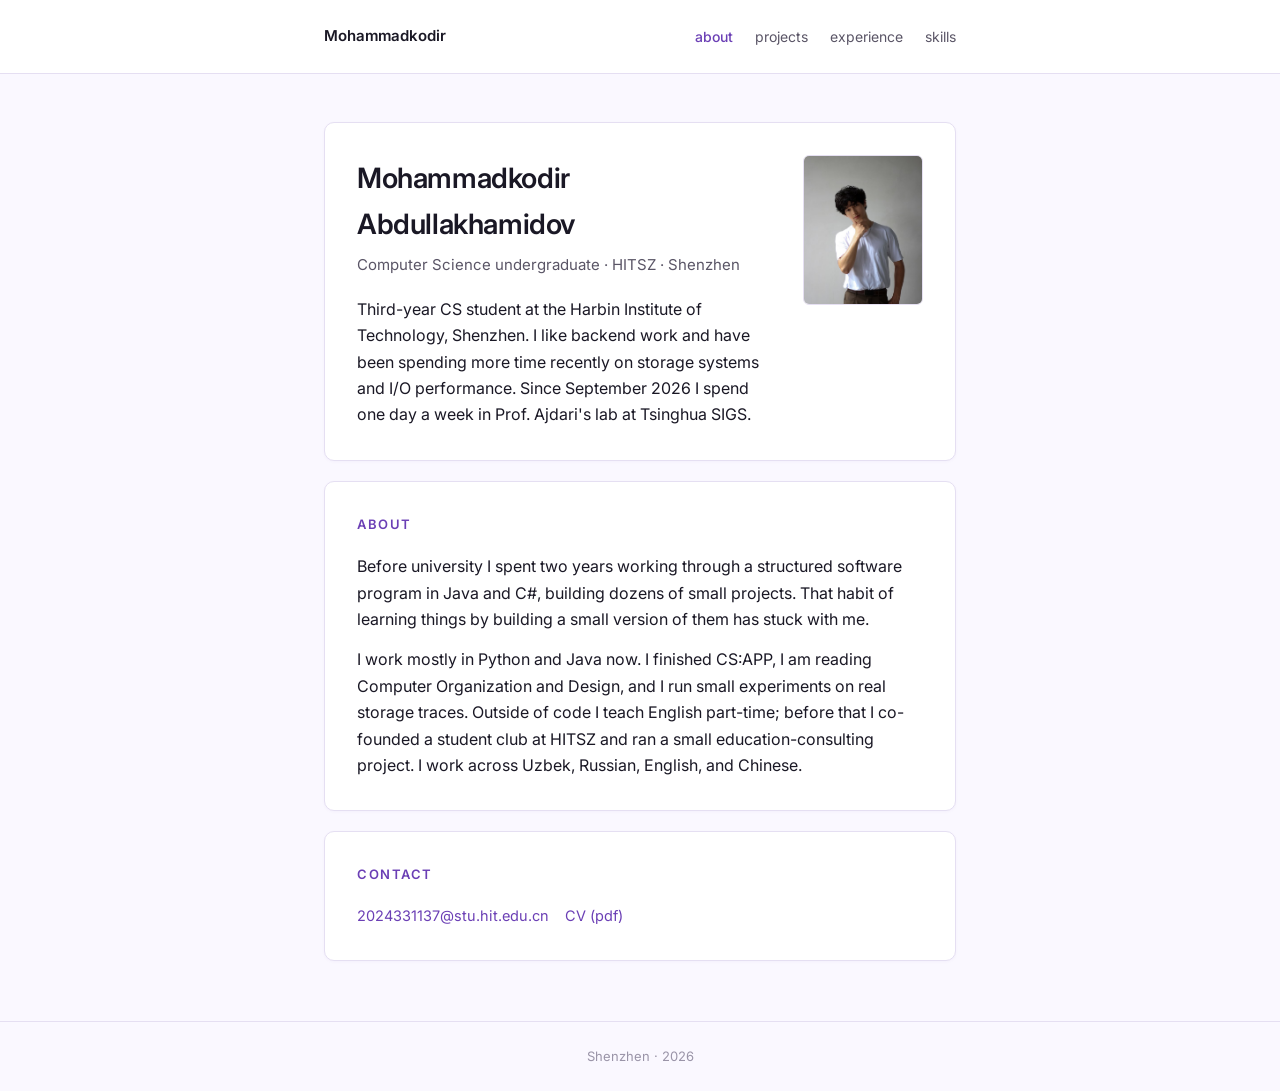
<file: index.html>
<!DOCTYPE html>
<html lang="en">
<head>
<meta charset="UTF-8">
<meta name="viewport" content="width=device-width, initial-scale=1.0">
<title>Mohammadkodir Abdullakhamidov</title>
<meta name="description" content="Mohammadkodir Abdullakhamidov — Computer Science undergraduate at HITSZ.">
<link rel="preconnect" href="https://fonts.googleapis.com">
<link rel="preconnect" href="https://fonts.gstatic.com" crossorigin>
<link href="https://fonts.googleapis.com/css2?family=Inter:wght@400;500;600&family=JetBrains+Mono:wght@400&display=swap" rel="stylesheet">
<link rel="stylesheet" href="style.css">
</head>
<body>

<nav>
  <div class="wrap">
    <a class="brand" href="index.html">Mohammadkodir</a>
    <div class="nav-links">
      <a href="index.html" class="active">about</a>
      <a href="projects.html">projects</a>
      <a href="experience.html">experience</a>
      <a href="skills.html">skills</a>
    </div>
  </div>
</nav>

<main>
  <div class="wrap">

    <div class="panel">
      <div class="hero">
        <div class="hero-text">
          <h1>Mohammadkodir Abdullakhamidov</h1>
          <div class="role">Computer Science undergraduate · HITSZ · Shenzhen</div>
          <p class="lede">Third-year CS student at the Harbin Institute of Technology,
          Shenzhen. I like backend work and have been spending more time recently on
          storage systems and I/O performance. Since September 2026 I spend one day a
          week in Prof. Ajdari's lab at Tsinghua SIGS.</p>
        </div>
        <img class="photo" src="photo.jpg" alt="Mohammadkodir Abdullakhamidov"
             onerror="this.style.display='none'">
      </div>
    </div>

    <div class="panel">
      <h2>About</h2>
      <p>Before university I spent two years working through a structured software
      program in Java and C#, building dozens of small projects. That habit of
      learning things by building a small version of them has stuck with me.</p>
      <p>I work mostly in Python and Java now. I finished CS:APP, I am reading
      Computer Organization and Design, and I run small experiments on real storage
      traces. Outside of code I teach English part-time; before that I co-founded a
      student club at HITSZ and ran a small education-consulting project. I work
      across Uzbek, Russian, English, and Chinese.</p>
    </div>

    <div class="panel">
      <h2>Contact</h2>
      <div class="contact-row">
        <a href="mailto:2024331137@stu.hit.edu.cn">2024331137@stu.hit.edu.cn</a>
        <a href="CV.pdf" target="_blank">CV (pdf)</a>
      </div>
    </div>

  </div>
</main>

<footer>Shenzhen · 2026</footer>
</body>
</html>
</file>
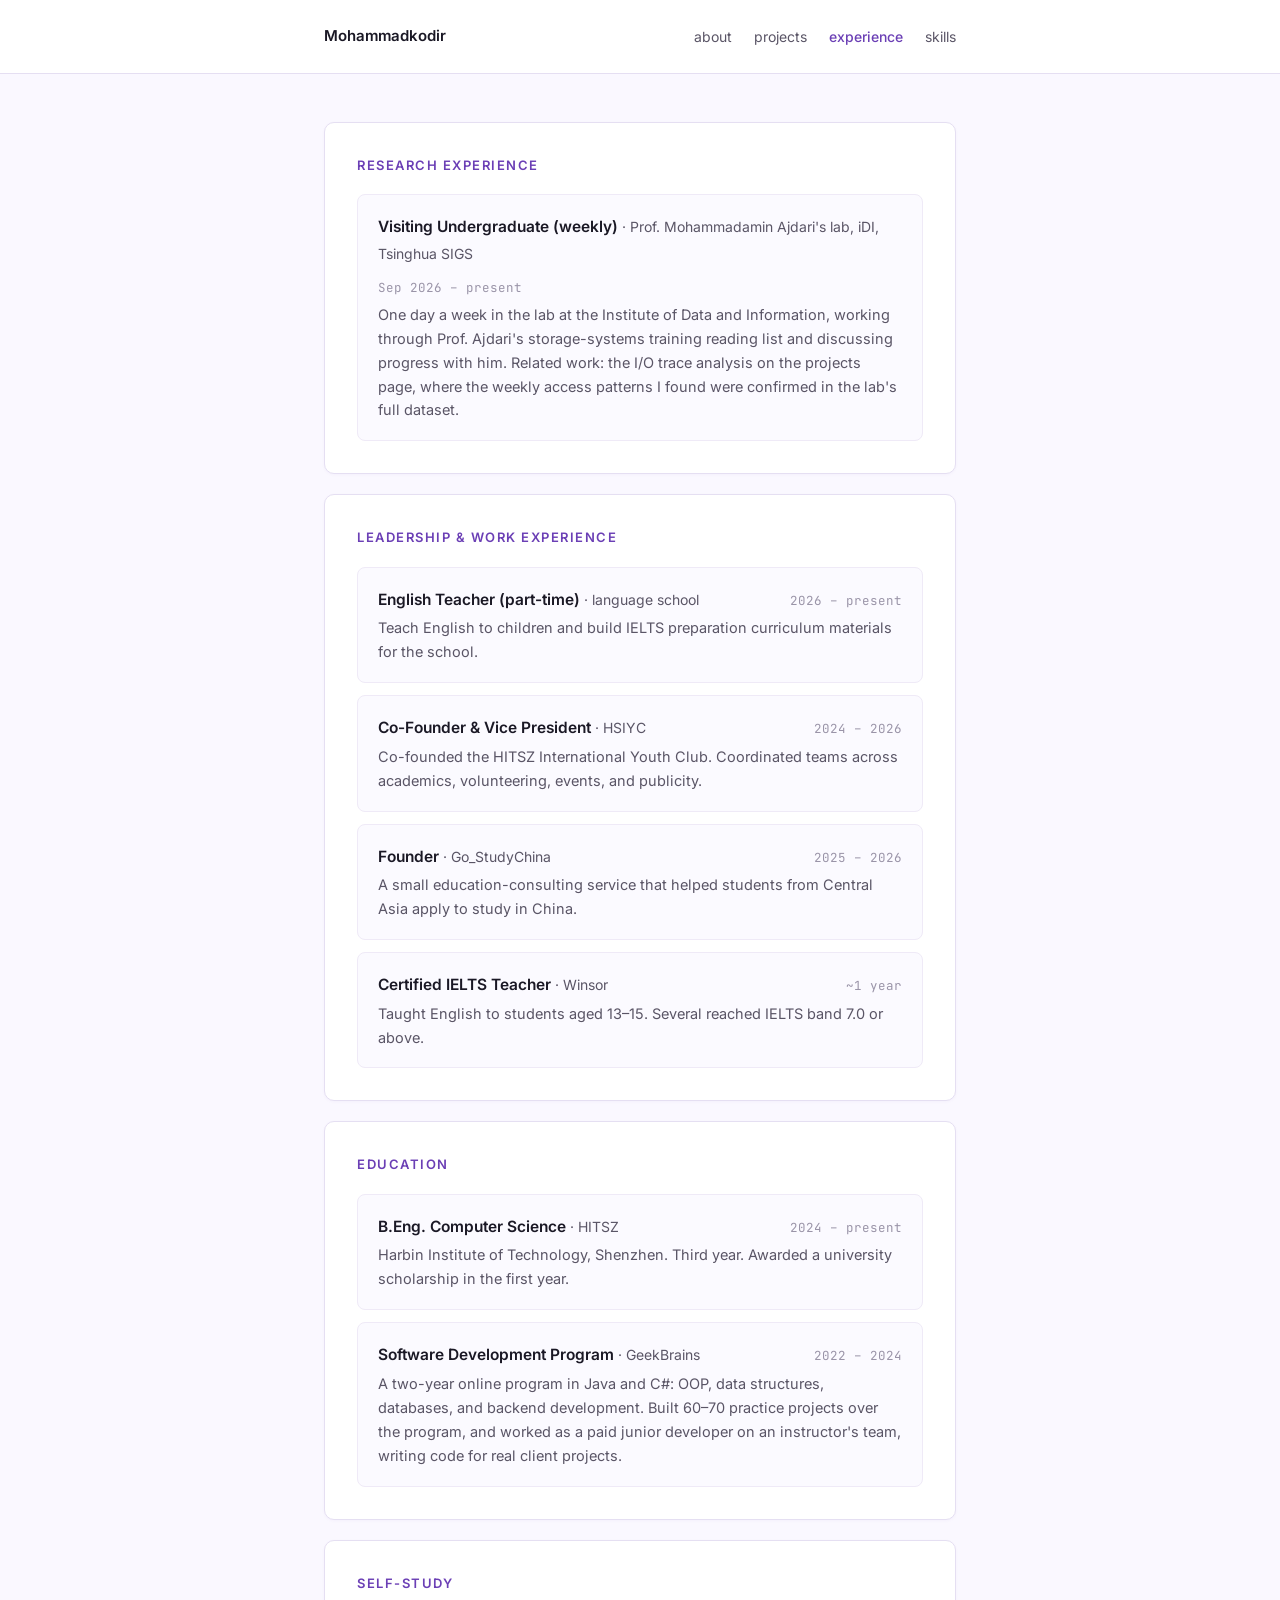
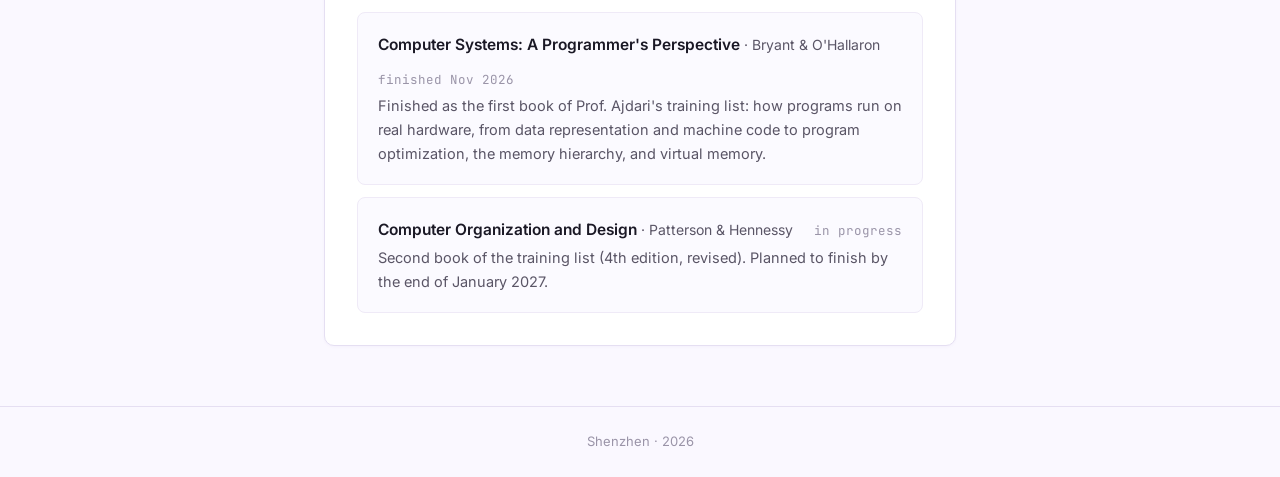
<file: experience.html>
<!DOCTYPE html>
<html lang="en">
<head>
<meta charset="UTF-8">
<meta name="viewport" content="width=device-width, initial-scale=1.0">
<title>Experience · Mohammadkodir</title>
<link rel="preconnect" href="https://fonts.googleapis.com">
<link rel="preconnect" href="https://fonts.gstatic.com" crossorigin>
<link href="https://fonts.googleapis.com/css2?family=Inter:wght@400;500;600&family=JetBrains+Mono:wght@400&display=swap" rel="stylesheet">
<link rel="stylesheet" href="style.css">
</head>
<body>

<nav>
  <div class="wrap">
    <a class="brand" href="index.html">Mohammadkodir</a>
    <div class="nav-links">
      <a href="index.html">about</a>
      <a href="projects.html">projects</a>
      <a href="experience.html" class="active">experience</a>
      <a href="skills.html">skills</a>
    </div>
  </div>
</nav>

<main>
  <div class="wrap">

    <div class="panel">
      <h2>Research experience</h2>

      <div class="item">
        <div class="item-head">
          <span><span class="item-title">Visiting Undergraduate (weekly)</span> <span class="item-org">· Prof. Mohammadamin Ajdari's lab, iDI, Tsinghua SIGS</span></span>
          <span class="item-date">Sep 2026 – present</span>
        </div>
        <p>One day a week in the lab at the Institute of Data and Information, working
        through Prof. Ajdari's storage-systems training reading list and discussing
        progress with him. Related work: the I/O trace analysis on the projects page,
        where the weekly access patterns I found were confirmed in the lab's full dataset.</p>
      </div>

    </div>

    <div class="panel">
      <h2>Leadership &amp; work experience</h2>

      <div class="item">
        <div class="item-head">
          <span><span class="item-title">English Teacher (part-time)</span> <span class="item-org">· language school</span></span>
          <span class="item-date">2026 – present</span>
        </div>
        <p>Teach English to children and build IELTS preparation curriculum materials
        for the school.</p>
      </div>

      <div class="item">
        <div class="item-head">
          <span><span class="item-title">Co-Founder &amp; Vice President</span> <span class="item-org">· HSIYC</span></span>
          <span class="item-date">2024 – 2026</span>
        </div>
        <p>Co-founded the HITSZ International Youth Club. Coordinated teams across
        academics, volunteering, events, and publicity.</p>
      </div>

      <div class="item">
        <div class="item-head">
          <span><span class="item-title">Founder</span> <span class="item-org">· Go_StudyChina</span></span>
          <span class="item-date">2025 – 2026</span>
        </div>
        <p>A small education-consulting service that helped students from Central Asia
        apply to study in China.</p>
      </div>

      <div class="item">
        <div class="item-head">
          <span><span class="item-title">Certified IELTS Teacher</span> <span class="item-org">· Winsor</span></span>
          <span class="item-date">~1 year</span>
        </div>
        <p>Taught English to students aged 13–15. Several reached IELTS band 7.0 or above.</p>
      </div>

    </div>

    <div class="panel">
      <h2>Education</h2>

      <div class="item">
        <div class="item-head">
          <span><span class="item-title">B.Eng. Computer Science</span> <span class="item-org">· HITSZ</span></span>
          <span class="item-date">2024 – present</span>
        </div>
        <p>Harbin Institute of Technology, Shenzhen. Third year. Awarded a university
        scholarship in the first year.</p>
      </div>

      <div class="item">
        <div class="item-head">
          <span><span class="item-title">Software Development Program</span> <span class="item-org">· GeekBrains</span></span>
          <span class="item-date">2022 – 2024</span>
        </div>
        <p>A two-year online program in Java and C#: OOP, data structures, databases,
        and backend development. Built 60–70 practice projects over the program, and
        worked as a paid junior developer on an instructor's team, writing code for
        real client projects.</p>
      </div>

    </div>

    <div class="panel">
      <h2>Self-study</h2>

      <div class="item">
        <div class="item-head">
          <span><span class="item-title">Computer Systems: A Programmer's Perspective</span> <span class="item-org">· Bryant &amp; O'Hallaron</span></span>
          <span class="item-date">finished Nov 2026</span>
        </div>
        <p>Finished as the first book of Prof. Ajdari's training list: how programs
        run on real hardware, from data representation and machine code to program
        optimization, the memory hierarchy, and virtual memory.</p>
      </div>

      <div class="item">
        <div class="item-head">
          <span><span class="item-title">Computer Organization and Design</span> <span class="item-org">· Patterson &amp; Hennessy</span></span>
          <span class="item-date">in progress</span>
        </div>
        <p>Second book of the training list (4th edition, revised). Planned to finish
        by the end of January 2027.</p>
      </div>

    </div>

  </div>
</main>

<footer>Shenzhen · 2026</footer>
</body>
</html>
</file>
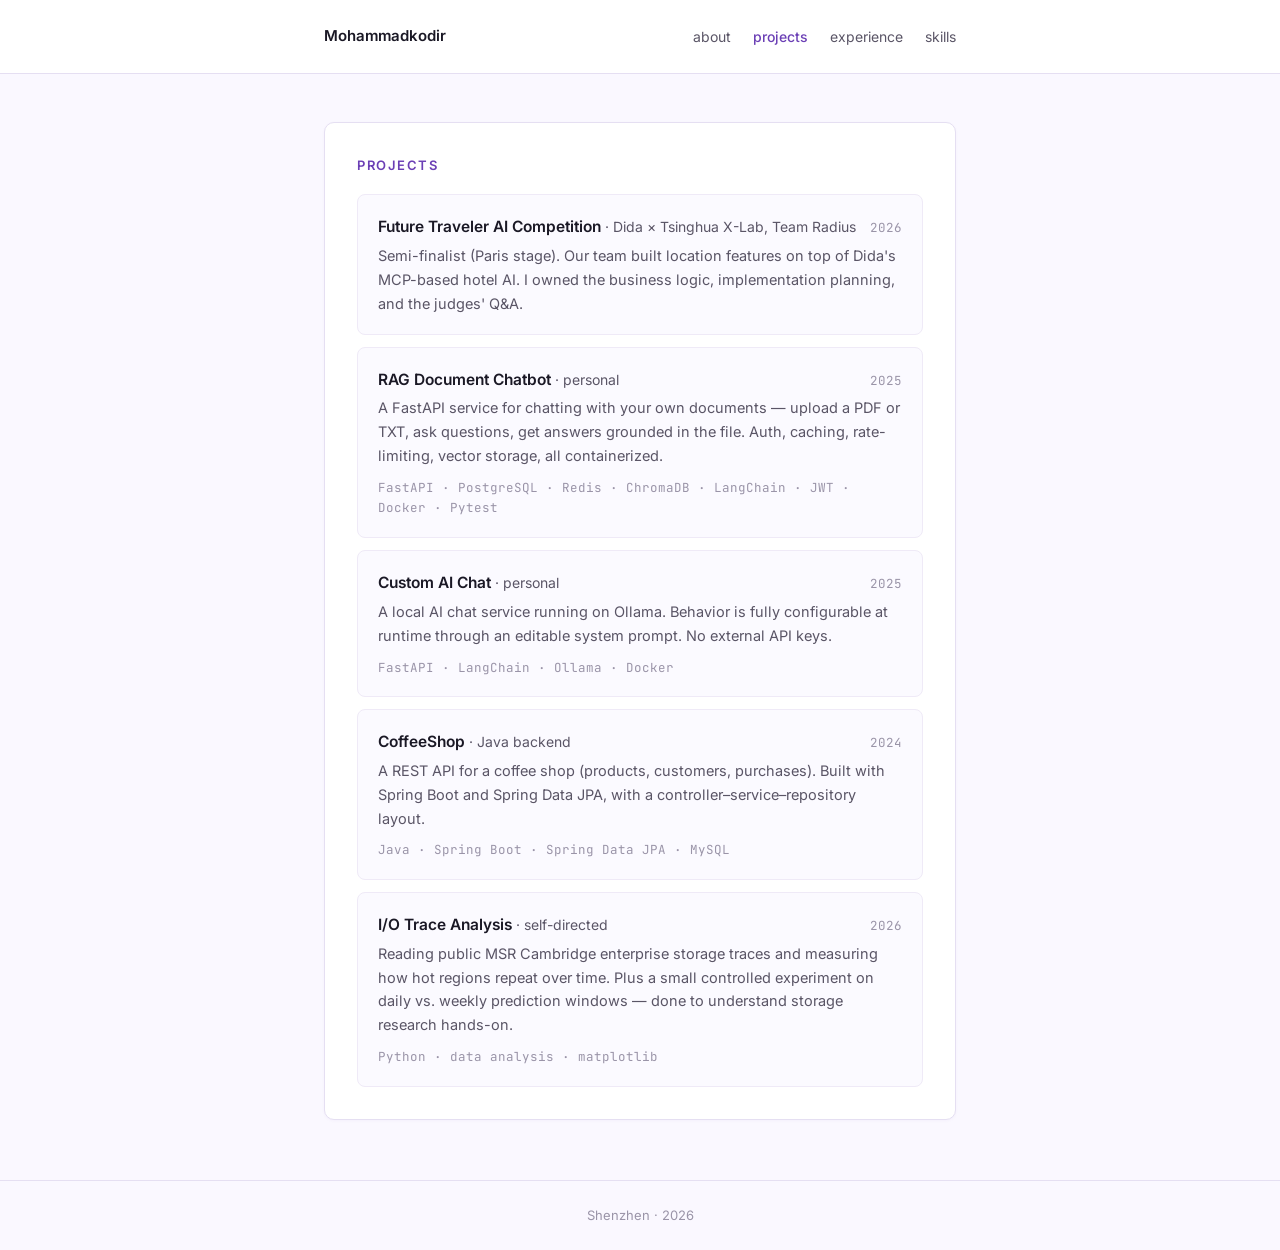
<file: projects.html>
<!DOCTYPE html>
<html lang="en">
<head>
<meta charset="UTF-8">
<meta name="viewport" content="width=device-width, initial-scale=1.0">
<title>Projects · Mohammadkodir</title>
<link rel="preconnect" href="https://fonts.googleapis.com">
<link rel="preconnect" href="https://fonts.gstatic.com" crossorigin>
<link href="https://fonts.googleapis.com/css2?family=Inter:wght@400;500;600&family=JetBrains+Mono:wght@400&display=swap" rel="stylesheet">
<link rel="stylesheet" href="style.css">
</head>
<body>

<nav>
  <div class="wrap">
    <a class="brand" href="index.html">Mohammadkodir</a>
    <div class="nav-links">
      <a href="index.html">about</a>
      <a href="projects.html" class="active">projects</a>
      <a href="experience.html">experience</a>
      <a href="skills.html">skills</a>
    </div>
  </div>
</nav>

<main>
  <div class="wrap">

    <div class="panel">
      <h2>Projects</h2>

      <div class="item">
        <div class="item-head">
          <span><span class="item-title">Future Traveler AI Competition</span> <span class="item-org">· Dida × Tsinghua X-Lab, Team Radius</span></span>
          <span class="item-date">2026</span>
        </div>
        <p>Semi-finalist (Paris stage). Our team built location features on top of
        Dida's MCP-based hotel AI. I owned the business logic, implementation
        planning, and the judges' Q&amp;A.</p>
      </div>

      <div class="item">
        <div class="item-head">
          <span><span class="item-title">RAG Document Chatbot</span> <span class="item-org">· personal</span></span>
          <span class="item-date">2025</span>
        </div>
        <p>A FastAPI service for chatting with your own documents — upload a PDF or
        TXT, ask questions, get answers grounded in the file. Auth, caching,
        rate-limiting, vector storage, all containerized.</p>
        <div class="stack">FastAPI · PostgreSQL · Redis · ChromaDB · LangChain · JWT · Docker · Pytest</div>
      </div>

      <div class="item">
        <div class="item-head">
          <span><span class="item-title">Custom AI Chat</span> <span class="item-org">· personal</span></span>
          <span class="item-date">2025</span>
        </div>
        <p>A local AI chat service running on Ollama. Behavior is fully configurable
        at runtime through an editable system prompt. No external API keys.</p>
        <div class="stack">FastAPI · LangChain · Ollama · Docker</div>
      </div>

      <div class="item">
        <div class="item-head">
          <span><span class="item-title">CoffeeShop</span> <span class="item-org">· Java backend</span></span>
          <span class="item-date">2024</span>
        </div>
        <p>A REST API for a coffee shop (products, customers, purchases). Built with
        Spring Boot and Spring Data JPA, with a controller–service–repository layout.</p>
        <div class="stack">Java · Spring Boot · Spring Data JPA · MySQL</div>
      </div>

      <div class="item">
        <div class="item-head">
          <span><span class="item-title">I/O Trace Analysis</span> <span class="item-org">· self-directed</span></span>
          <span class="item-date">2026</span>
        </div>
        <p>Reading public MSR Cambridge enterprise storage traces and measuring how
        hot regions repeat over time. Plus a small controlled experiment on daily
        vs. weekly prediction windows — done to understand storage research hands-on.</p>
        <div class="stack">Python · data analysis · matplotlib</div>
      </div>

    </div>

  </div>
</main>

<footer>Shenzhen · 2026</footer>
</body>
</html>
</file>
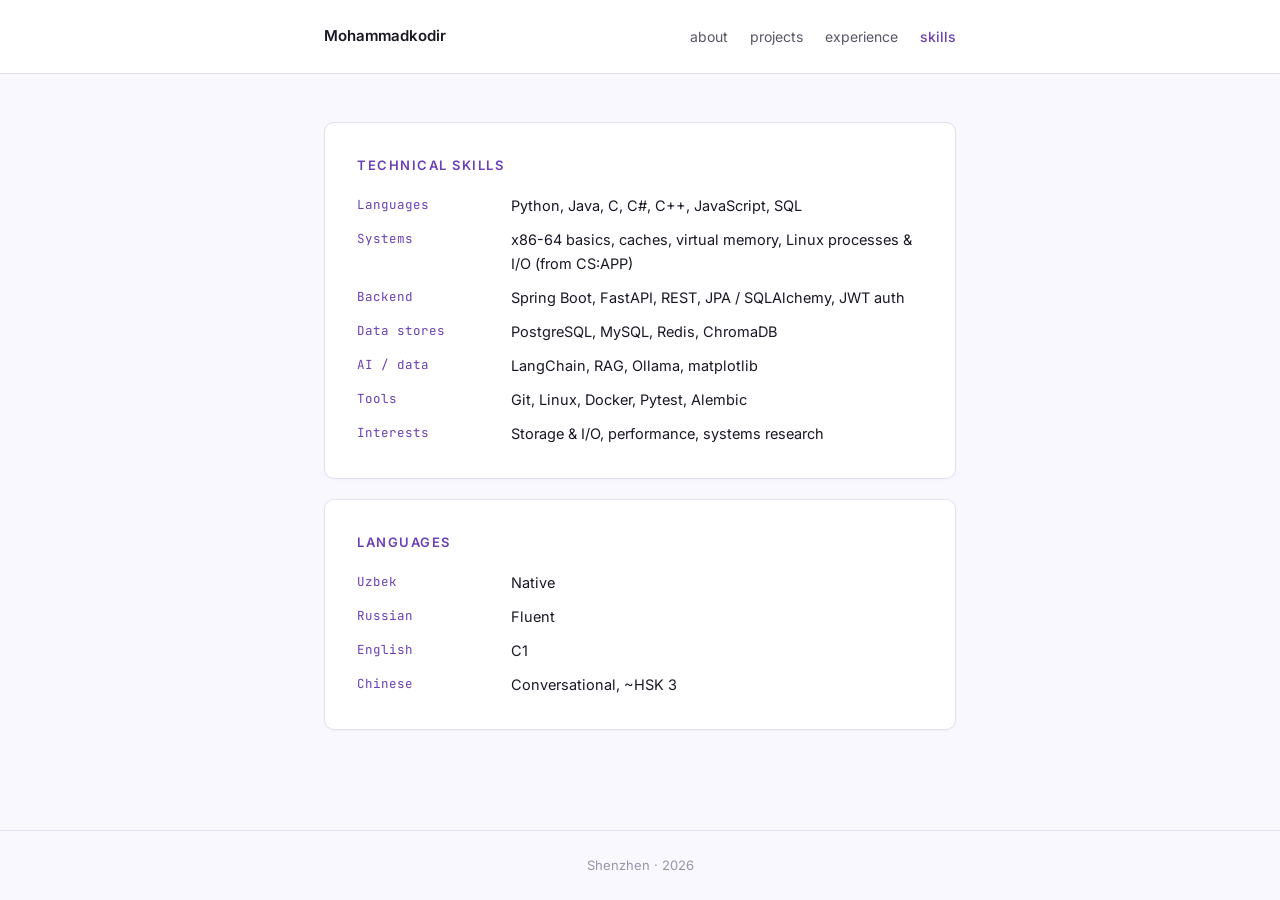
<file: skills.html>
<!DOCTYPE html>
<html lang="en">
<head>
<meta charset="UTF-8">
<meta name="viewport" content="width=device-width, initial-scale=1.0">
<title>Skills · Mohammadkodir</title>
<link rel="preconnect" href="https://fonts.googleapis.com">
<link rel="preconnect" href="https://fonts.gstatic.com" crossorigin>
<link href="https://fonts.googleapis.com/css2?family=Inter:wght@400;500;600&family=JetBrains+Mono:wght@400&display=swap" rel="stylesheet">
<link rel="stylesheet" href="style.css">
</head>
<body>

<nav>
  <div class="wrap">
    <a class="brand" href="index.html">Mohammadkodir</a>
    <div class="nav-links">
      <a href="index.html">about</a>
      <a href="projects.html">projects</a>
      <a href="experience.html">experience</a>
      <a href="skills.html" class="active">skills</a>
    </div>
  </div>
</nav>

<main>
  <div class="wrap">

    <div class="panel">
      <h2>Technical skills</h2>
      <dl class="grid">
        <dt>Languages</dt><dd>Python, Java, C, C#, C++, JavaScript, SQL</dd>
        <dt>Systems</dt><dd>x86-64 basics, caches, virtual memory, Linux processes &amp; I/O (from CS:APP)</dd>
        <dt>Backend</dt><dd>Spring Boot, FastAPI, REST, JPA / SQLAlchemy, JWT auth</dd>
        <dt>Data stores</dt><dd>PostgreSQL, MySQL, Redis, ChromaDB</dd>
        <dt>AI / data</dt><dd>LangChain, RAG, Ollama, matplotlib</dd>
        <dt>Tools</dt><dd>Git, Linux, Docker, Pytest, Alembic</dd>
        <dt>Interests</dt><dd>Storage &amp; I/O, performance, systems research</dd>
      </dl>
    </div>

    <div class="panel">
      <h2>Languages</h2>
      <dl class="grid">
        <dt>Uzbek</dt><dd>Native</dd>
        <dt>Russian</dt><dd>Fluent</dd>
        <dt>English</dt><dd>C1</dd>
        <dt>Chinese</dt><dd>Conversational, ~HSK 3</dd>
      </dl>
    </div>

  </div>
</main>

<footer>Shenzhen · 2026</footer>
</body>
</html>
</file>
<file: style.css>
:root{
  --bg:#faf8ff;
  --panel:#ffffff;
  --ink:#1a1825;
  --muted:#5a5566;
  --faint:#9a94a8;
  --line:#e5dff2;
  --line-soft:#efeaf7;
  --accent:#6b3fb5;
  --accent-soft:#f0e8fc;
  --maxw:680px;
  --radius:10px;
}
*{margin:0;padding:0;box-sizing:border-box}
html{scroll-behavior:smooth}
body{
  background:var(--bg);color:var(--ink);
  font-family:"Inter",-apple-system,sans-serif;
  font-size:16px;line-height:1.65;-webkit-font-smoothing:antialiased;
  min-height:100vh;
  display:flex;flex-direction:column;
}
.wrap{max-width:var(--maxw);margin:0 auto;padding:0 24px;width:100%}
a{color:var(--accent);text-decoration:none}
a:hover{text-decoration:underline;text-underline-offset:3px}

/* nav */
nav{padding:24px 0;border-bottom:1px solid var(--line);background:var(--panel)}
nav .wrap{display:flex;justify-content:space-between;align-items:center;flex-wrap:wrap;gap:14px}
.brand{font-weight:600;color:var(--ink);font-size:15px}
.brand:hover{text-decoration:none;color:var(--accent)}
.nav-links{display:flex;gap:22px;font-size:14px}
.nav-links a{color:var(--muted)}
.nav-links a.active{color:var(--accent);font-weight:500}
.nav-links a:hover{color:var(--accent);text-decoration:none}

/* main */
main{flex:1;padding:48px 0 60px}

/* panels (the "beautiful frame") */
.panel{
  background:var(--panel);
  border:1px solid var(--line);
  border-radius:var(--radius);
  padding:32px;
  margin-bottom:20px;
  box-shadow:0 1px 3px rgba(107,63,181,.04);
}
.panel:last-child{margin-bottom:0}
@media(max-width:520px){.panel{padding:24px}}

h1{font-size:28px;font-weight:600;letter-spacing:-.4px;margin-bottom:6px}
h2{font-size:13px;font-weight:600;letter-spacing:1.5px;text-transform:uppercase;
  color:var(--accent);margin-bottom:18px}
h3{font-size:15.5px;font-weight:600;color:var(--ink)}
p{margin-bottom:14px;color:var(--ink)}
p:last-child{margin-bottom:0}

.role{color:var(--muted);font-size:15px;margin-bottom:18px}
.lede{color:var(--ink);font-size:16px}

/* hero (about) */
.hero{display:flex;gap:28px;align-items:flex-start}
@media(max-width:520px){.hero{flex-direction:column;gap:20px;align-items:center;text-align:center}}
.hero-text{flex:1}
.photo{
  width:120px;height:150px;border-radius:6px;object-fit:cover;object-position:center top;
  border:1px solid var(--line);flex-shrink:0;
  filter:saturate(.92);
}

/* item lists (projects, experience) */
.item{
  padding:18px 20px;
  margin-bottom:12px;
  border:1px solid var(--line-soft);
  border-radius:8px;
  background:#fbfaff;
  transition:border-color .15s, background .15s;
}
.item:hover{border-color:var(--accent);background:var(--accent-soft)}
.item:last-child{margin-bottom:0}
.item-head{display:flex;justify-content:space-between;align-items:baseline;gap:12px;flex-wrap:wrap;margin-bottom:4px}
.item-title{font-weight:600;font-size:15.5px}
.item-org{color:var(--muted);font-weight:400;font-size:14px}
.item-date{color:var(--faint);font-size:12.5px;font-family:"JetBrains Mono",monospace;white-space:nowrap}
.item p{font-size:14.5px;color:var(--muted);margin:4px 0 0}
.stack{margin-top:10px;font-size:12.5px;color:var(--faint);font-family:"JetBrains Mono",monospace}
.item-links{margin-top:10px;font-size:13.5px}
.item-links a{color:var(--accent)}

/* skills grid */
.grid{display:grid;grid-template-columns:130px 1fr;gap:10px 24px;font-size:14.5px}
@media(max-width:520px){.grid{grid-template-columns:1fr;gap:4px 0}.grid dd{margin-bottom:10px}}
.grid dt{color:var(--accent);font-size:12.5px;font-family:"JetBrains Mono",monospace;padding-top:1px}
.grid dd{color:var(--ink)}

/* contact */
.contact-row{display:flex;flex-wrap:wrap;gap:16px;font-size:14.5px;margin-top:4px}

/* footer */
footer{padding:24px 0;border-top:1px solid var(--line);
  font-size:13px;color:var(--faint);text-align:center}
</file>
